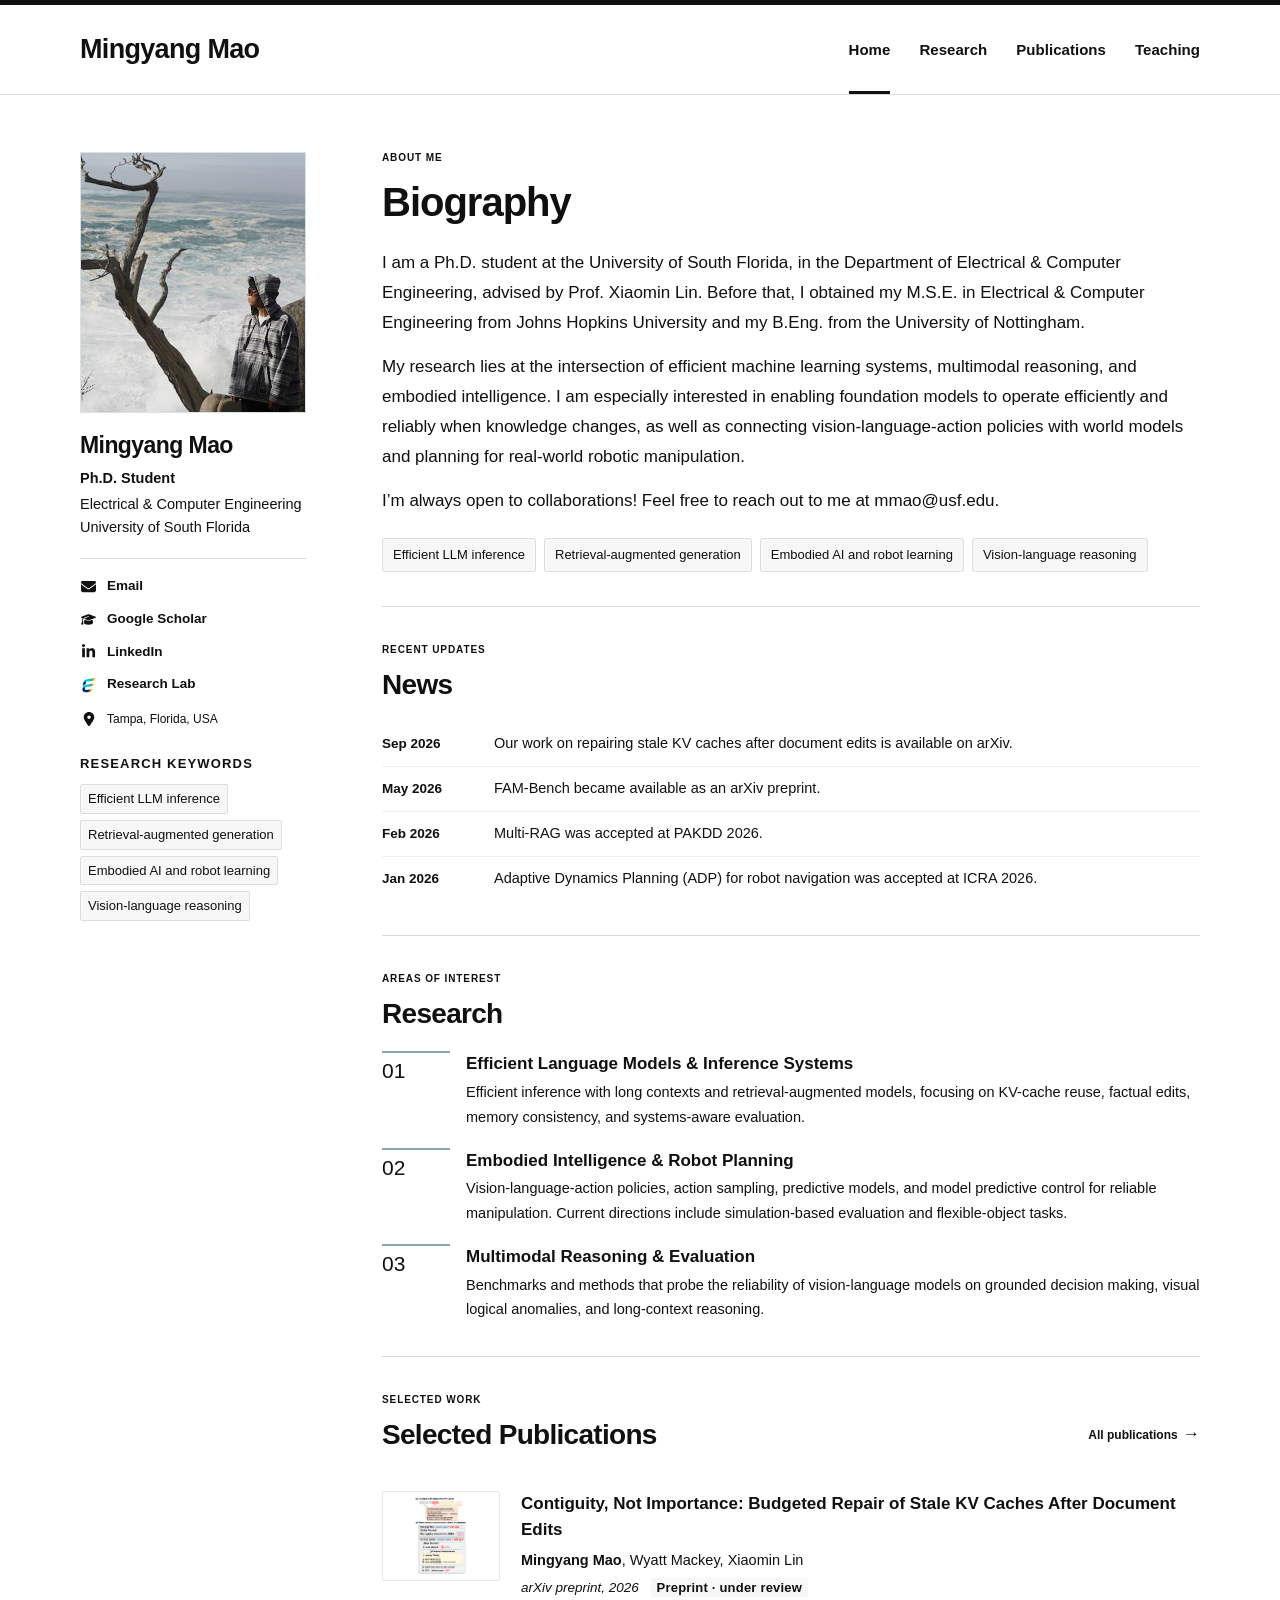
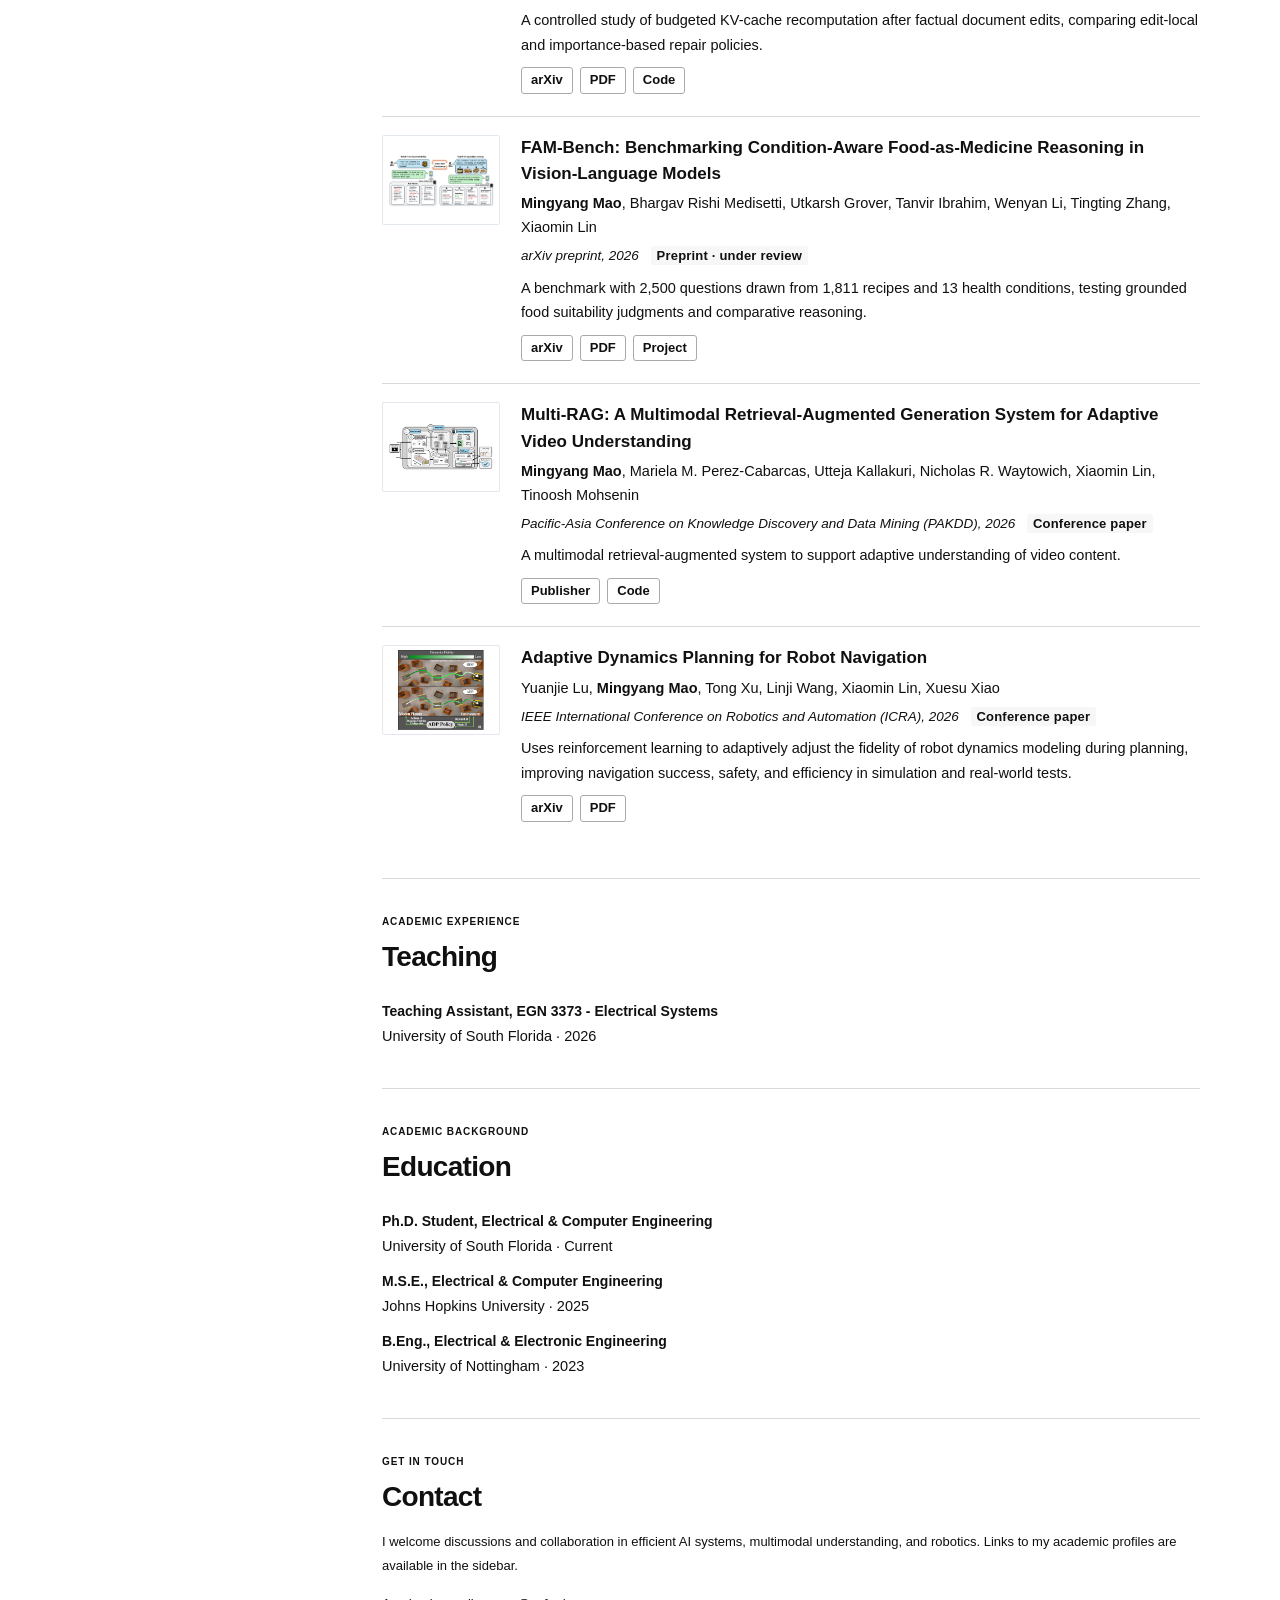
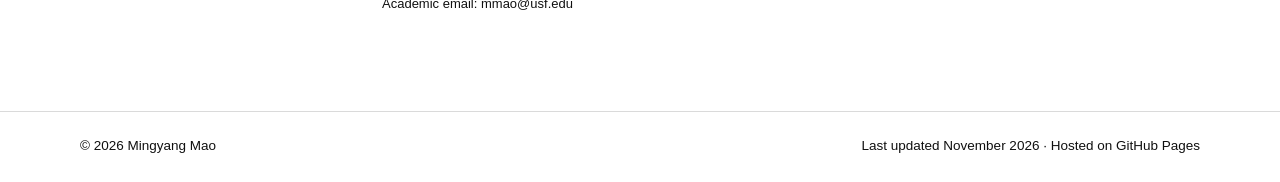
<file: index.html>
<!doctype html>
<html lang="en">
<head>
<meta charset="utf-8"><meta name="viewport" content="width=device-width,initial-scale=1">
<title>Mingyang Mao | Academic Homepage</title>
<meta name="description" content="Academic website of Mingyang Mao, Ph.D. student at the University of South Florida. Research in efficient LLM systems, multimodal reasoning, and embodied AI.">
<link rel="icon" type="image/svg+xml" href="assets/images/favicon.svg">
<link rel="stylesheet" href="assets/css/style.css">
<script defer src="assets/js/data.js"></script><script defer src="assets/js/site.js"></script>
</head>
<body data-page="home">
<a class="skip-link" href="#main">Skip to content</a>
<header class="site-header"><div class="topline"></div><div class="site-header-inner wrap"><a class="brand" href="index.html"><span class="brand-name">Mingyang Mao</span></a><button class="menu-toggle" type="button" aria-label="Toggle navigation" aria-expanded="false">☰ Menu</button><nav class="main-nav" aria-label="Primary navigation"><a class="active" aria-current="page" href="index.html">Home</a><a href="index.html#research">Research</a><a href="publications.html">Publications</a><a href="index.html#teaching">Teaching</a><a class="nav-cv" data-cv-link href="#">CV</a></nav></div></header>
<div class="layout wrap"><aside id="profile" class="sidebar" aria-label="Researcher profile"></aside><main id="main" class="main-content">
<section class="intro-section" id="about"><div class="overline">ABOUT ME</div><h1>Biography</h1><div id="biography" class="intro-copy"></div><div id="interest-tags" class="keywords"></div></section>
<section class="section" id="news"><div class="section-header"><div><div class="overline">RECENT UPDATES</div><h2>News</h2></div></div><div id="news-list"></div></section>
<section class="section" id="research"><div class="section-header"><div><div class="overline">AREAS OF INTEREST</div><h2>Research</h2></div></div><div id="research-list" class="research-list"></div></section>
<section class="section" id="selected-publications"><div class="section-header"><div><div class="overline">SELECTED WORK</div><h2>Selected Publications</h2></div><a class="view-all" href="publications.html">All publications <span aria-hidden="true">→</span></a></div><div id="selected-publication-list"></div></section>
<section class="section" id="teaching"><div class="section-header"><div><div class="overline">ACADEMIC EXPERIENCE</div><h2>Teaching</h2></div></div><div id="teaching-list"></div></section>
<section class="section" id="education"><div class="section-header"><div><div class="overline">ACADEMIC BACKGROUND</div><h2>Education</h2></div></div><div id="education-list"></div></section>
<section class="section contact-section" id="contact"><div class="overline">GET IN TOUCH</div><h2>Contact</h2><p>I welcome discussions and collaboration in efficient AI systems, multimodal understanding, and robotics. Links to my academic profiles are available in the sidebar.</p><p id="contact-email"></p></section>
</main></div><footer class="site-footer"><div class="wrap"><span>© <span id="footer-year">2026</span> Mingyang Mao</span><span>Last updated November 2026 · Hosted on GitHub Pages</span></div></footer>
</body></html>
</file>
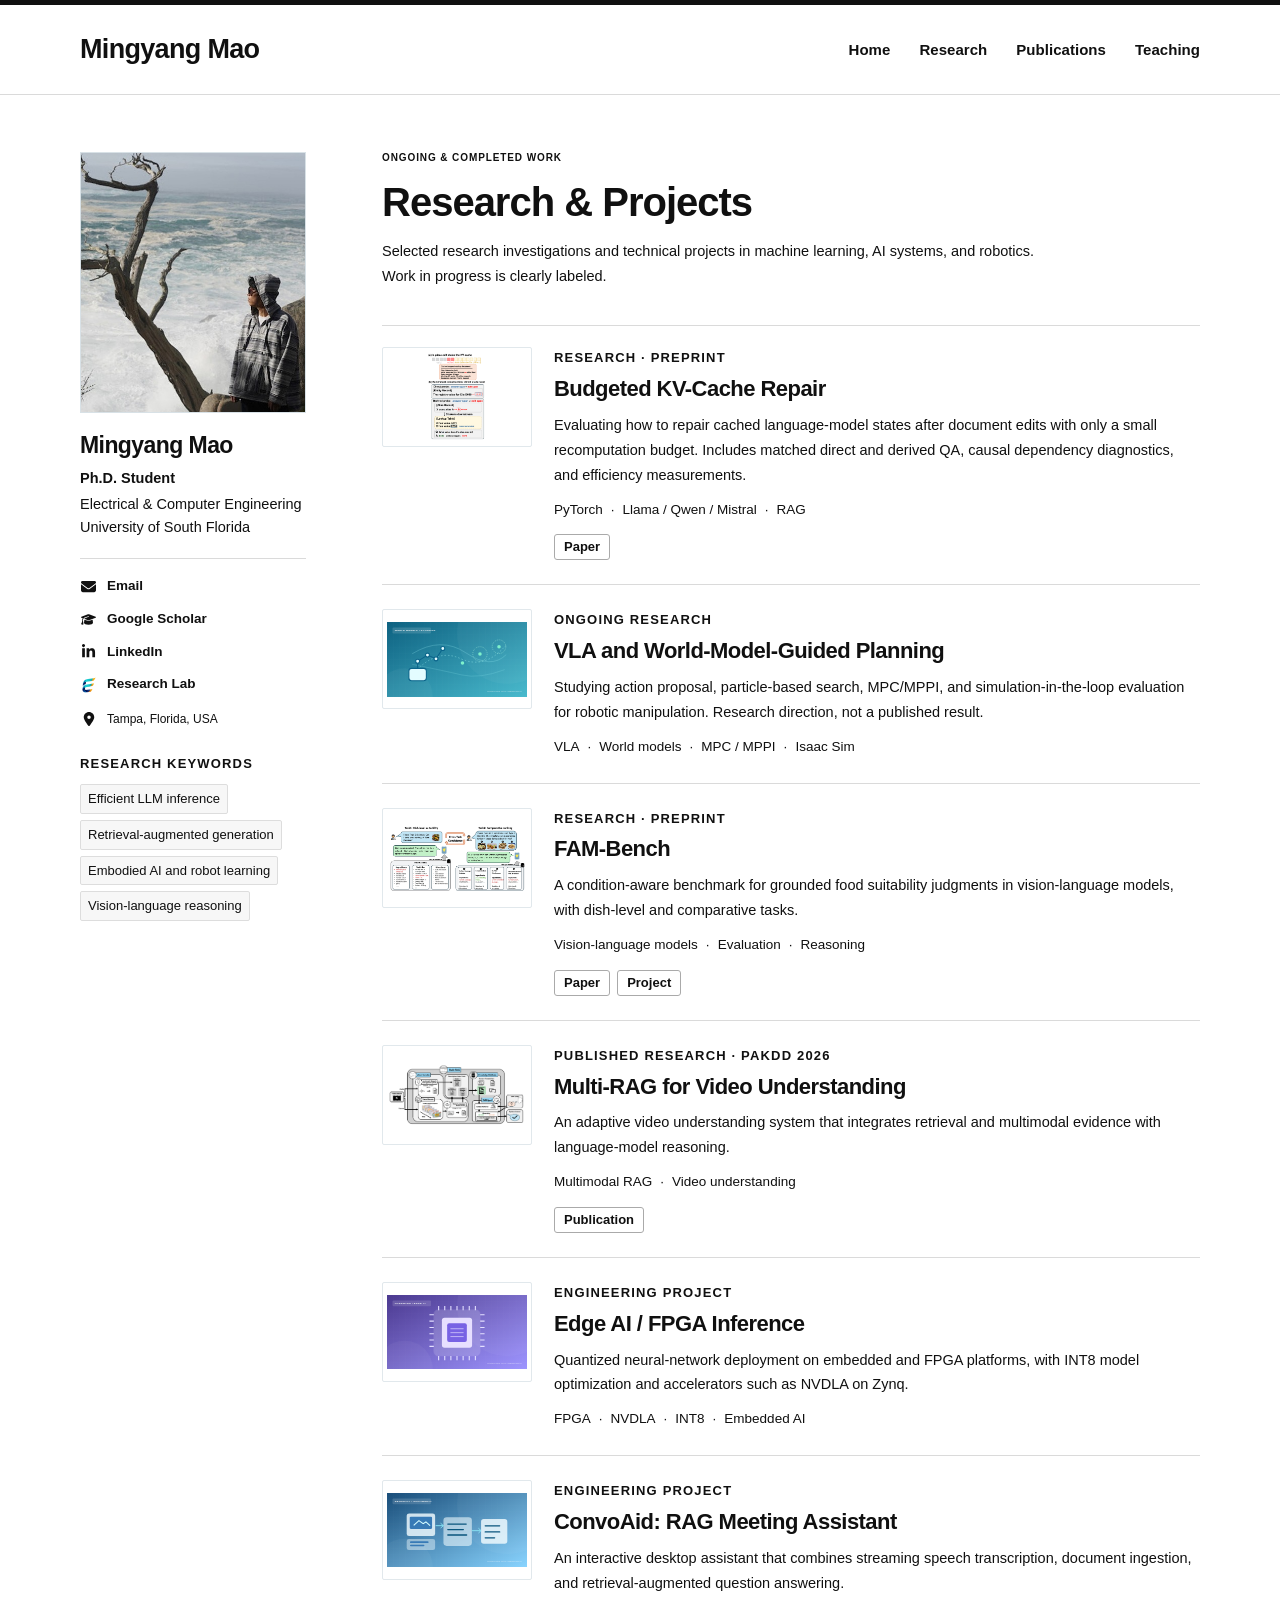
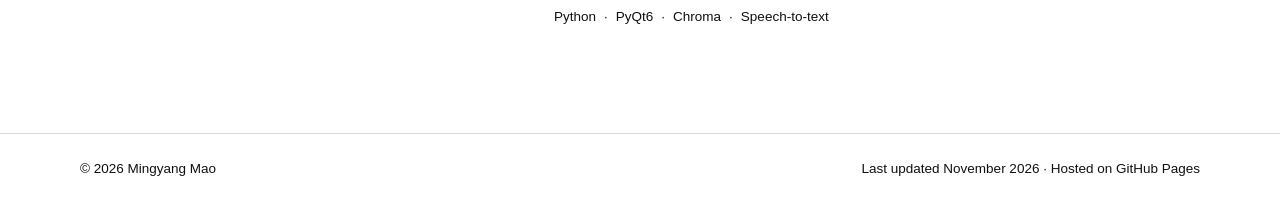
<file: projects.html>
<!doctype html><html lang="en"><head><meta charset="utf-8"><meta name="viewport" content="width=device-width,initial-scale=1"><title>Research Projects | Mingyang Mao</title><meta name="description" content="Research and engineering projects in efficient AI, robot learning, and multimodal systems."><link rel="icon" type="image/svg+xml" href="assets/images/favicon.svg"><link rel="stylesheet" href="assets/css/style.css"><script defer src="assets/js/data.js"></script><script defer src="assets/js/site.js"></script></head>
<body data-page="projects"><a class="skip-link" href="#main">Skip to content</a><header class="site-header"><div class="topline"></div><div class="site-header-inner wrap"><a class="brand" href="index.html"><span class="brand-name">Mingyang Mao</span></a><button class="menu-toggle" type="button" aria-label="Toggle navigation" aria-expanded="false">☰ Menu</button><nav class="main-nav" aria-label="Primary navigation"><a href="index.html">Home</a><a href="index.html#research">Research</a><a href="publications.html">Publications</a><a href="index.html#teaching">Teaching</a><a class="nav-cv" data-cv-link href="#">CV</a></nav></div></header>
<div class="layout wrap"><aside id="profile" class="sidebar" aria-label="Researcher profile"></aside><main id="main" class="main-content"><div class="page-hero"><div class="overline">ONGOING & COMPLETED WORK</div><h1>Research & Projects</h1><p>Selected research investigations and technical projects in machine learning, AI systems, and robotics. Work in progress is clearly labeled.</p></div><div id="project-list" class="project-list"></div></main></div><footer class="site-footer"><div class="wrap"><span>© <span id="footer-year">2026</span> Mingyang Mao</span><span>Last updated November 2026 · Hosted on GitHub Pages</span></div></footer></body></html>
</file>
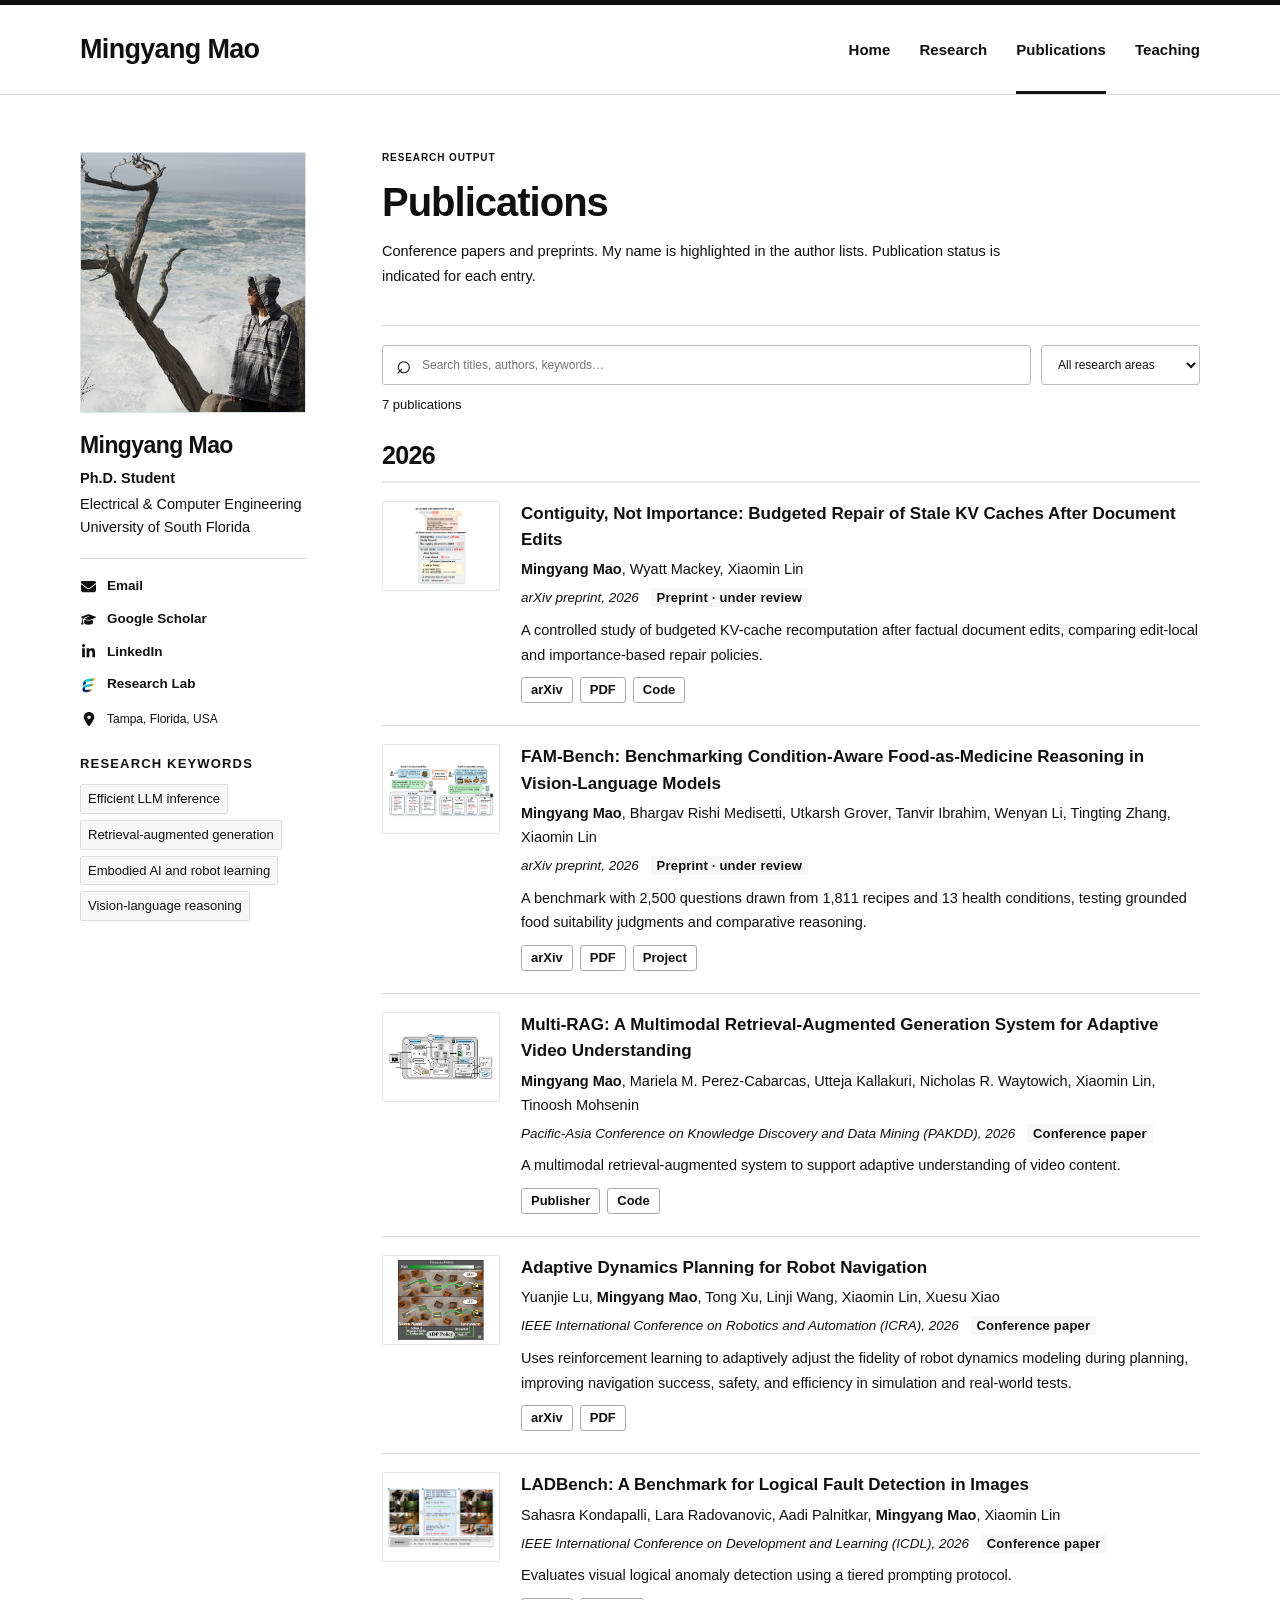
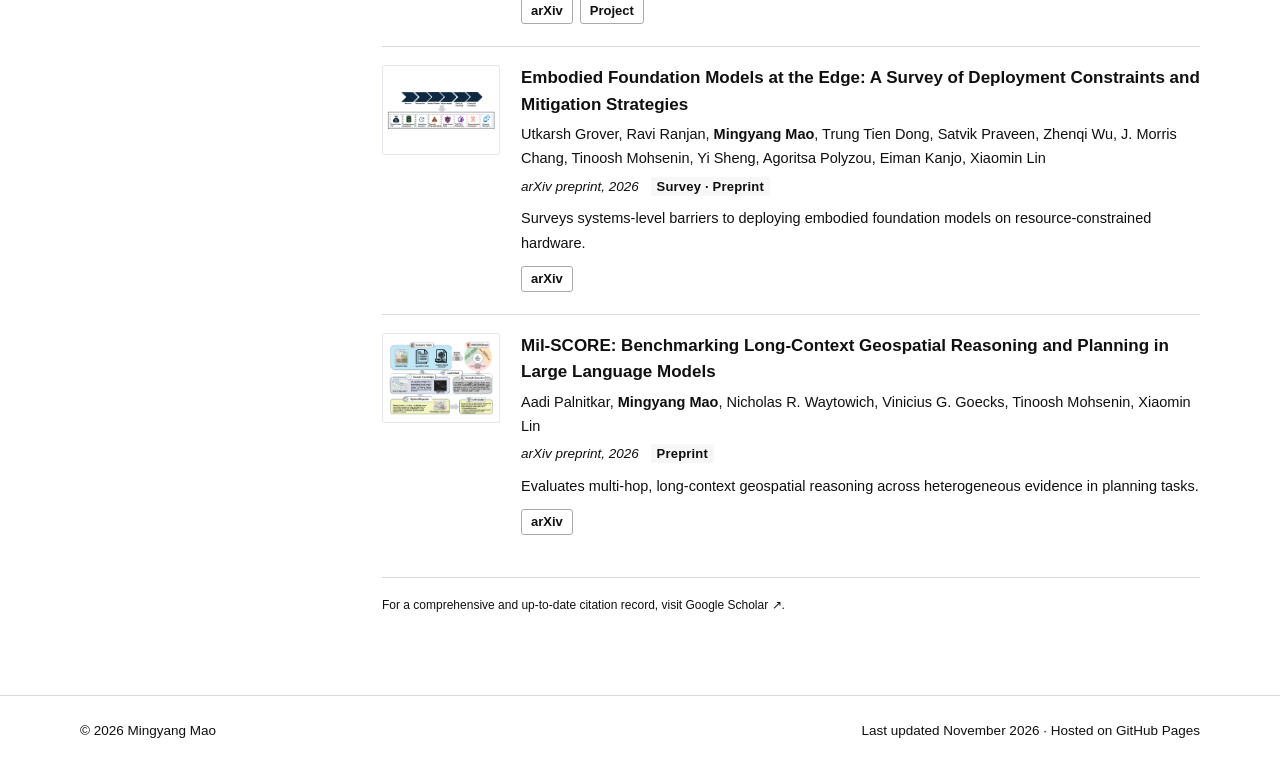
<file: publications.html>
<!doctype html><html lang="en"><head><meta charset="utf-8"><meta name="viewport" content="width=device-width,initial-scale=1"><title>Publications | Mingyang Mao</title><meta name="description" content="Research publications by Mingyang Mao in efficient language models, robotics, and multimodal AI."><link rel="icon" type="image/svg+xml" href="assets/images/favicon.svg"><link rel="stylesheet" href="assets/css/style.css"><script defer src="assets/js/data.js"></script><script defer src="assets/js/site.js"></script></head>
<body data-page="publications"><a class="skip-link" href="#main">Skip to content</a><header class="site-header"><div class="topline"></div><div class="site-header-inner wrap"><a class="brand" href="index.html"><span class="brand-name">Mingyang Mao</span></a><button class="menu-toggle" type="button" aria-label="Toggle navigation" aria-expanded="false">☰ Menu</button><nav class="main-nav" aria-label="Primary navigation"><a href="index.html">Home</a><a href="index.html#research">Research</a><a href="publications.html" class="active" aria-current="page">Publications</a><a href="index.html#teaching">Teaching</a><a class="nav-cv" data-cv-link href="#">CV</a></nav></div></header>
<div class="layout wrap"><aside id="profile" class="sidebar" aria-label="Researcher profile"></aside><main id="main" class="main-content"><div class="page-hero"><div class="overline">RESEARCH OUTPUT</div><h1>Publications</h1><p>Conference papers and preprints. My name is highlighted in the author lists. Publication status is indicated for each entry.</p></div>
<div class="filters"><label class="sr-only" for="pub-search">Search publications</label><div class="search-input"><span aria-hidden="true">⌕</span><input type="search" id="pub-search" placeholder="Search titles, authors, keywords…" autocomplete="off"></div><label class="sr-only" for="pub-topic">Filter by research area</label><select id="pub-topic"><option value="all">All research areas</option><option value="Systems">Systems</option><option value="Multimodal AI">Multimodal AI</option><option value="Robotics">Robotics</option></select></div><p class="results-count" id="pub-count" role="status"></p><div id="all-publications"></div><p class="empty-state" id="pub-empty" hidden>No publications match your search.</p><div class="page-note">For a comprehensive and up-to-date citation record, visit <a href="https://scholar.google.com/citations?user=7fdCZLMAAAAJ" target="_blank" rel="noopener noreferrer">Google Scholar ↗</a>.</div>
</main></div><footer class="site-footer"><div class="wrap"><span>© <span id="footer-year">2026</span> Mingyang Mao</span><span>Last updated November 2026 · Hosted on GitHub Pages</span></div></footer></body></html>
</file>
<file: assets/css/style.css>
:root{
  color-scheme:light;
  --ink:#242f3b;--muted:#657282;--navy:#213e56;--link:#1e648f;--link-hover:#0d435f;
  --line:#e4e9ed;--line-strong:#ced8df;--paper:#fff;--bg:#fff;--subtle:#f6f8f9;--chip:#f3f6f7;
  --max:1180px;
}
*{box-sizing:border-box}html{scroll-behavior:smooth}body{margin:0;background:var(--bg);color:var(--ink);font:15px/1.76 -apple-system,BlinkMacSystemFont,"Segoe UI",Arial,sans-serif;-webkit-font-smoothing:antialiased}body:before{content:"";position:absolute;top:0;left:0;width:100%;height:1px;background:var(--navy)}a{color:var(--link);text-decoration:none}a:hover{color:var(--link-hover);text-decoration:underline}a:focus-visible,button:focus-visible,input:focus-visible,select:focus-visible{outline:3px solid #a3cae4;outline-offset:3px}img{display:block;max-width:100%}button,input,select{font:inherit}::selection{background:#dbeaf4} .wrap{max-width:var(--max);margin:0 auto;padding-left:30px;padding-right:30px}.skip-link{position:absolute;z-index:20;top:-80px;left:20px;background:var(--navy);color:white;padding:7px 14px}.skip-link:focus{top:12px;color:white}
/* NAVIGATION */
.site-header{background:#fff;border-bottom:1px solid var(--line);position:relative;z-index:4}.topline{height:5px;background:var(--navy)}.site-header-inner{height:89px;display:flex;align-items:center;justify-content:space-between;gap:36px}.brand{display:flex;flex-direction:column;gap:0;color:var(--navy);flex-shrink:0}.brand:hover{text-decoration:none}.brand-name{font-family:Georgia,"Times New Roman",serif;font-size:27px;font-weight:700;letter-spacing:-.9px;line-height:1.2}.brand-sub{font-size:10px;text-transform:uppercase;letter-spacing:2.2px;font-weight:600;color:#8d9caa;margin-top:6px}.main-nav{display:flex;align-items:center;gap:29px;white-space:nowrap;height:100%}.main-nav a{height:100%;display:flex;align-items:center;border-bottom:3px solid transparent;padding-top:3px;color:#596779;font-size:13px;font-weight:600;letter-spacing:.04px}.main-nav a:hover,.main-nav a.active{border-bottom-color:var(--navy);text-decoration:none;color:var(--navy)}.menu-toggle{display:none;border:1px solid var(--line-strong);border-radius:3px;padding:7px 11px;background:#fff;color:var(--navy);font-size:13px;font-weight:600}
/* GENERAL GRID */
.layout{display:grid;grid-template-columns:226px minmax(0,1fr);gap:76px;align-items:start;padding-top:55px;padding-bottom:80px;min-height:calc(100vh - 175px)}.sidebar{padding-top:2px;position:sticky;top:34px}.main-content{min-width:0}.overline{color:#7c8e9b;font-size:10px;font-weight:800;letter-spacing:2.15px;line-height:1.5}.intro-section h1,.page-hero h1{font-family:Georgia,"Times New Roman",serif;font-size:40px;font-weight:700;letter-spacing:-1.15px;color:var(--navy);line-height:1.25;margin:12px 0 21px}.main-content p{margin:0 0 15px}.intro-copy p{font-size:15px;line-height:1.84;color:#3f4a55}.intro-copy p+p{margin-top:12px}.section{border-top:1px solid var(--line);margin-top:34px;padding-top:35px;scroll-margin-top:30px}.section-header{display:flex;align-items:end;justify-content:space-between;gap:25px;margin-bottom:19px}.section h2,.contact-section h2{font-family:Georgia,"Times New Roman",serif;font-size:28px;letter-spacing:-.65px;line-height:1.3;color:var(--navy);margin:10px 0 0}.view-all{font-size:12px;font-weight:700;white-space:nowrap;margin-bottom:5px}.view-all span{font-size:17px;margin-left:2px}.keywords{display:flex;gap:8px;flex-wrap:wrap;margin-top:22px}.keywords span{font-size:11px;border:1px solid #e2e8ec;border-radius:3px;background:#f8fafb;color:#536a7c;padding:5px 10px;white-space:nowrap}
/* SIDEBAR */
.portrait{width:100%;aspect-ratio:320/370;object-fit:cover;border:1px solid #d8e1e6;background:#eef1f3}.profile-name{font-family:Georgia,"Times New Roman",serif;color:var(--navy);font-size:23px;font-weight:700;letter-spacing:-.65px;line-height:1.25;margin-top:18px}.profile-role{color:var(--ink);font-size:13px;font-weight:600;margin-top:8px;line-height:1.4}.profile-institution{font-size:12px;color:#677786;line-height:1.56;margin-top:5px}.profile-links{margin-top:20px;padding-top:16px;border-top:1px solid var(--line);display:flex;flex-direction:column;gap:10px}.profile-links a{display:flex;align-items:center;gap:10px;font-size:12px;font-weight:600}.profile-links .symbol{font-size:13px;font-weight:600;color:#738a9c;width:17px;text-align:center}.sidebar-heading{font-weight:800;font-size:10px;letter-spacing:1.6px;color:#80909b;text-transform:uppercase;margin:24px 0 9px}.sidebar-interests{display:flex;flex-wrap:wrap;gap:6px}.sidebar-interests span{font-size:11px;color:#667687;background:var(--subtle);border:1px solid var(--line);padding:3px 7px;border-radius:2px}.sidebar-location{font-size:12px;color:#778797;margin-top:13px}.profile-note{margin-top:13px;font-size:11px;color:#82919e;line-height:1.4}
/* NEWS */
.news-item{display:grid;grid-template-columns:96px minmax(0,1fr);align-items:baseline;gap:16px;padding:10px 0;border-bottom:1px solid #eef1f3}.news-item:last-child{border-bottom:none}.news-date{font-weight:700;color:#536879;font-size:12px;white-space:nowrap}.news-text{font-size:13px;color:#3a4651;line-height:1.65}.news-text a{color:var(--link)}
/* RESEARCH */
.research-list{display:grid;gap:18px}.research-item{display:grid;grid-template-columns:68px minmax(0,1fr);gap:16px}.research-index{border-top:2px solid #8ba3b3;padding-top:6px;color:#78909f;font-family:Georgia,serif;font-size:21px;line-height:1.1}.research-item h3{font-size:15px;color:var(--navy);font-weight:700;line-height:1.5;margin:0 0 3px}.research-item p{font-size:13px;color:#606d78;line-height:1.72;margin:0}
/* PUBLICATIONS */
.pub-entry{display:grid;grid-template-columns:118px minmax(0,1fr);gap:21px;padding:18px 0 22px;border-bottom:1px solid var(--line)}.pub-entry:last-child{border-bottom:0}.pub-thumb{height:90px;border:1px solid #e2e8ed;background:#f3f5f6;border-radius:2px;overflow:hidden}.pub-thumb img{width:100%;height:100%;object-fit:cover}.pub-title{font-size:15px;color:var(--navy);font-weight:750;line-height:1.55;margin:0 0 5px}.pub-title a{color:inherit}.pub-title a:hover{color:var(--link)}.pub-authors{font-size:12.5px;color:#687380;line-height:1.65}.pub-authors strong{color:#2b3c48;font-weight:700}.pub-venue{font-size:12px;color:#4d6273;margin-top:5px;font-style:italic}.pub-summary{font-size:12.5px;color:#677582;margin-top:8px;line-height:1.7}.pub-links{display:flex;flex-wrap:wrap;gap:7px;margin-top:10px}.pub-links a,.project-links a{font-size:11px;font-weight:700;color:var(--link);padding:3px 9px;border:1px solid #cbdce7;border-radius:3px;background:#fafdff;line-height:1.4}.pub-links a:hover,.project-links a:hover{background:#eaf3f8;text-decoration:none}.pub-note{font-size:10px;font-weight:700;letter-spacing:.2px;color:#60798c;background:#eff4f6;padding:2px 6px;border-radius:2px;margin-left:8px;white-space:nowrap;font-style:normal}.page-hero{padding-bottom:22px;border-bottom:1px solid var(--line);margin-bottom:19px}.page-hero h1{margin-bottom:12px}.page-hero p{font-size:14px;color:#657481;max-width:660px;line-height:1.7}.filters{display:flex;gap:10px;align-items:center;flex-wrap:wrap;margin-bottom:5px}.search-input{position:relative;flex:1 1 320px}.search-input span{position:absolute;left:14px;top:0px;font-size:26px;font-weight:400;color:#8896a3;line-height:38px}.filters input,.filters select{font-size:12px;height:40px;border:1px solid var(--line-strong);border-radius:3px;color:#354655;background:#fff}.filters input{width:100%;padding:0 12px 0 39px}.filters select{padding:0 28px 0 12px}.results-count{font-size:11px;color:#82909b;margin-top:9px!important;margin-bottom:5px!important}.year-heading{font-family:Georgia,serif;color:var(--navy);font-size:25px;line-height:1.3;border-bottom:2px solid #e2e8ec;margin:23px 0 0;padding-bottom:9px}.empty-state{padding:30px 0;color:var(--muted);font-size:14px}.page-note{font-size:12px;color:#697a86;border-top:1px solid var(--line);padding-top:17px;margin-top:20px}
/* PROJECTS */
.project-item{display:grid;grid-template-columns:150px minmax(0,1fr);gap:22px;padding:24px 0;border-bottom:1px solid var(--line)}.project-item:first-child{padding-top:2px}.project-item:last-child{border-bottom:0}.project-thumb{border:1px solid #e1e8ec;background:#f5f7f8;border-radius:2px;overflow:hidden;aspect-ratio: 1.5;align-self:start}.project-thumb img{height:100%;width:100%;object-fit:cover}.project-status{font-size:10px;font-weight:750;letter-spacing:1.25px;text-transform:uppercase;color:#758a9b}.project-title{font-family:Georgia,serif;font-size:22px;line-height:1.35;letter-spacing:-.3px;color:var(--navy);margin:5px 0 9px}.project-description{color:#5f6e78;font-size:13px;line-height:1.72;margin:0 0 11px!important}.project-tags{display:flex;flex-wrap:wrap;gap:8px}.project-tags span{font-size:11px;color:#778798}.project-tags span+span:before{content:"·";margin-right:8px}.project-links{display:flex;gap:7px;margin-top:13px}.teaching-item{padding:6px 0}.teaching-title{font-size:14px;color:var(--navy);font-weight:700}.teaching-meta{font-size:12px;color:#6a7783}.contact-section{margin-bottom:15px}.contact-section p{font-size:13px;color:#657481;line-height:1.8;margin-top:15px}.site-footer{background:#f9fbfc;border-top:1px solid var(--line)}.site-footer .wrap{min-height:70px;display:flex;justify-content:space-between;align-items:center;gap:20px;color:#85929d;font-size:11px}.sr-only{position:absolute!important;width:1px;height:1px;padding:0;margin:-1px;overflow:hidden;clip:rect(0,0,0,0);white-space:nowrap;border:0}
/* MOBILE */
@media(max-width:1100px){.layout{gap:48px;grid-template-columns:210px minmax(0,1fr)}.main-nav{gap:17px}.main-nav a{font-size:12px}.brand-name{font-size:24px}.pub-entry{grid-template-columns:98px minmax(0,1fr)}}
@media(max-width:780px){.wrap{padding-left:23px;padding-right:23px}.site-header-inner{height:auto;min-height:76px;flex-wrap:wrap;gap:0}.site-header .brand{padding:14px 0}.brand-name{font-size:24px}.menu-toggle{display:block}.main-nav{display:none;flex-basis:100%;height:auto;border-top:1px solid var(--line);flex-direction:column;gap:0;align-items:stretch;padding:6px 0 12px}.main-nav.open{display:flex}.main-nav a{height:auto;border-bottom:0;padding:10px 5px;font-size:13px}.main-nav a.active{background:var(--subtle);border-left:3px solid var(--navy);padding-left:10px}.layout{grid-template-columns:minmax(0,1fr);gap:37px;padding-top:28px;padding-bottom:55px}.sidebar{position:static;padding:0;display:grid;grid-template-columns:126px minmax(0,1fr);gap:17px;align-items:start;border-bottom:1px solid var(--line);padding-bottom:27px}.portrait{grid-row:span 4;max-width:126px}.profile-name{font-size:23px;margin-top:3px}.profile-role{margin-top:5px}.profile-institution{font-size:12px}.profile-links{grid-column:2;display:flex;flex-direction:row;flex-wrap:wrap;padding-top:10px;margin-top:5px;gap:8px 15px}.profile-links a{font-size:11px}.sidebar-location{grid-column:2;margin:0}.sidebar-heading,.sidebar-interests,.profile-note{display:none}.intro-section h1,.page-hero h1{font-size:33px}.section{margin-top:30px;padding-top:29px}.page-hero{padding-bottom:20px}.site-footer .wrap{flex-direction:column;align-items:start;justify-content:center;padding-top:15px;padding-bottom:15px;gap:1px}}
@media(max-width:530px){.wrap{padding-left:20px;padding-right:20px}.sidebar{grid-template-columns:94px minmax(0,1fr);gap:12px}.portrait{max-width:94px}.profile-name{font-size:21px}.profile-role{font-size:12px}.profile-institution{font-size:11px}.profile-links{gap:3px 12px}.profile-links a{font-size:11px}.profile-links .symbol{display:none}.intro-section h1,.page-hero h1{font-size:31px}.section h2{font-size:25px}.intro-copy p{font-size:14px}.news-item{grid-template-columns:79px minmax(0,1fr);gap:9px}.news-date{font-size:11px}.news-text{font-size:12px}.research-item{grid-template-columns:39px minmax(0,1fr);gap:11px}.research-index{font-size:19px}.research-item h3{font-size:14px}.research-item p{font-size:12px}.pub-entry{grid-template-columns:1fr;gap:9px;padding:17px 0}.pub-thumb{width:126px;height:74px}.pub-title{font-size:14px}.pub-authors{font-size:12px}.pub-note{display:inline-block;margin-left:0;margin-top:4px}.project-item{grid-template-columns:1fr;gap:10px;padding:20px 0}.project-thumb{width:172px}.project-title{font-size:20px}.filters select{width:100%}.view-all{font-size:11px}}
@media(prefers-reduced-motion:reduce){html{scroll-behavior:auto}}

/* ===== Arial / Black: high-readability academic edition =====
   All text uses Arial with a near-black foreground; restrained gray rules
   preserve hierarchy without lowering text contrast. */
:root {
  --ink:#101010;
  --muted:#101010;
  --navy:#101010;
  --link:#101010;
  --link-hover:#000000;
  --line:#dadada;
  --line-strong:#bdbdbd;
  --paper:#ffffff;
  --bg:#ffffff;
  --subtle:#f7f7f7;
  --chip:#f7f7f7;
}
html,body {font-family:Arial,Helvetica,sans-serif!important;}
body {font-size:17px;line-height:1.68;-webkit-font-smoothing:auto;}
body :is(h1,h2,h3,h4,h5,h6,p,div,span,a,button,input,select,label,li,small,strong,em) {
  font-family:Arial,Helvetica,sans-serif!important;
  color:#101010!important;
}
body .skip-link,body .skip-link:focus{color:#fff!important;background:#111;}
.brand-name,.profile-name,.intro-section h1,.page-hero h1,.section h2,
.contact-section h2,.year-heading,.project-title {letter-spacing:-.025em;}
.brand-sub,.overline,.sidebar-heading,.project-status {letter-spacing:.09em;}
.intro-copy p {font-size:17px;line-height:1.75;}
.pub-title,.research-item h3 {font-size:17px;}
.pub-authors,.pub-summary,.project-description,.news-text,.research-item p,
.profile-role,.profile-institution,.teaching-meta,.page-hero p {font-size:14.5px;}
.pub-venue,.news-date,.profile-links a,.site-footer .wrap,.project-tags span {font-size:13.5px;}
.profile-note,.profile-location,.sidebar-interests span,.sidebar-heading,
.results-count,.pub-note,.project-status,.keywords span,.pub-links a,
.project-links a {font-size:13px;}
.main-nav a {font-size:15px;}
a:hover,a:focus-visible{text-decoration:underline;text-underline-offset:2px;}
.main-nav a:hover,.main-nav a.active{border-bottom-color:#111;}
.pub-links a,.project-links a {background:#fff;border:1px solid #aaa;}
.pub-links a:hover,.project-links a:hover{background:#f4f4f4;}
.keywords span,.sidebar-interests span,.pub-note{background:#f7f7f7;border-color:#ddd;}
.site-footer{background:#fff;}
.search-input input:focus,.filters select:focus {outline:2px solid #111;outline-offset:1px;}
@media(max-width:780px){.intro-copy p{font-size:16px}.main-nav a{font-size:14px}}
@media(max-width:530px){.intro-section h1,.page-hero h1{font-size:31px}.pub-title,.research-item h3{font-size:16px}.news-text,.research-item p,.pub-authors{font-size:14px}}
/* Sidebar inline SVG icons */
.profile-links .symbol{display:inline-flex;align-items:center;justify-content:center;color:#1c2227}
.profile-links .symbol svg{width:15px;height:15px;display:block}
.profile-links .symbol img{width:16px;height:16px;display:block;object-fit:contain}
.sidebar-location{display:flex;align-items:center;gap:10px}
.sidebar-location .symbol{display:inline-flex;align-items:center;justify-content:center;width:17px;color:#1c2227}
.sidebar-location .symbol svg{width:14px;height:14px;display:block}

/* Thumbnails: scale each figure down to fit inside its frame instead of cropping it */
.pub-thumb,.project-thumb{background:#fff;display:flex;align-items:center;justify-content:center;padding:4px;box-sizing:border-box}
.pub-thumb img,.project-thumb img{width:100%;height:100%;object-fit:contain}
</file>
